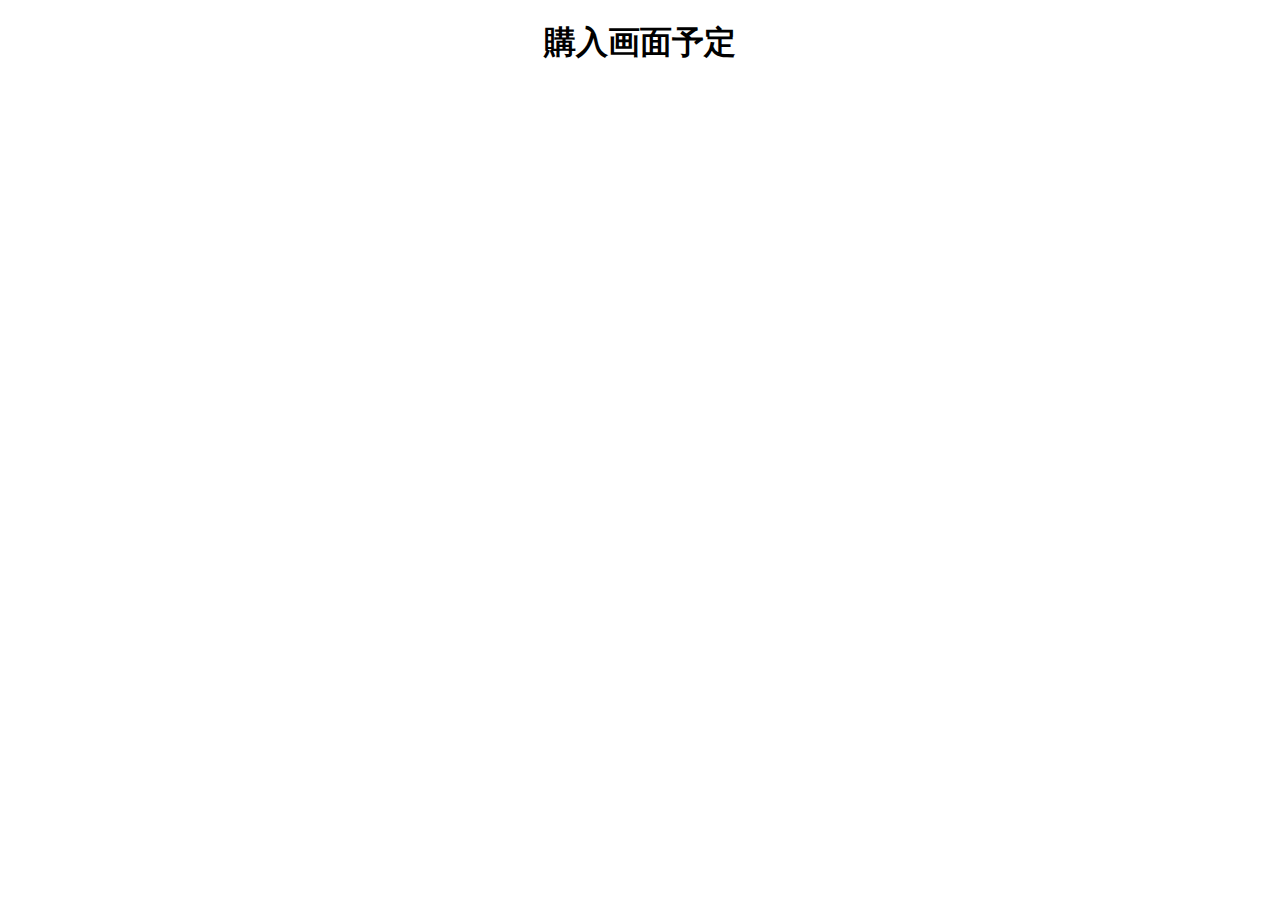
<file: projectN/html/buy.html>
<!DOCTYPE html>
<html lang="ja">
<head>
  <meta charset="UTF-8">
  <meta http-equiv="X-UA-Compatible" content="IE=edge">
  <meta name="viewport" content="width=device-width, initial-scale=1.0">
  <link rel="stylesheet" href="../css/buy.css">
  <title>購入画面予定</title>
</head>
<body>
  <h1>購入画面予定</h1>
</body>
</html>
</file>
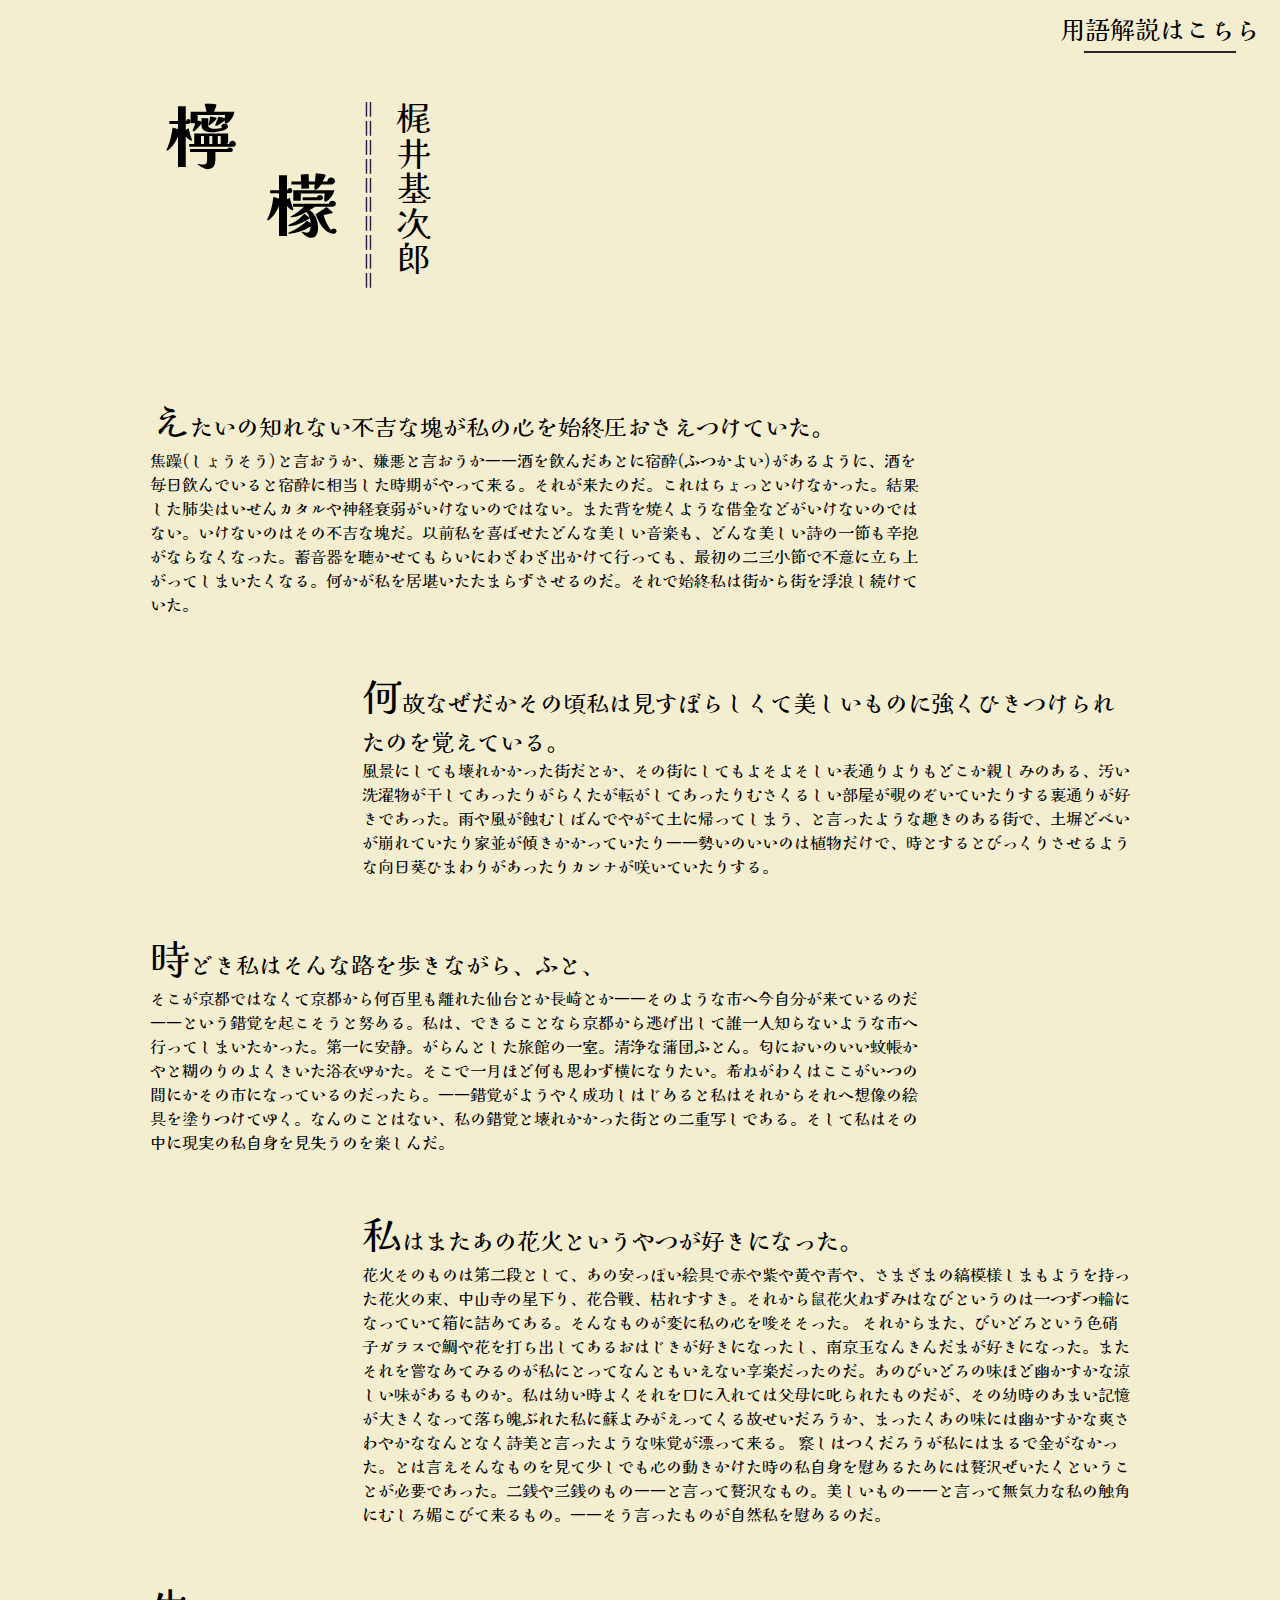
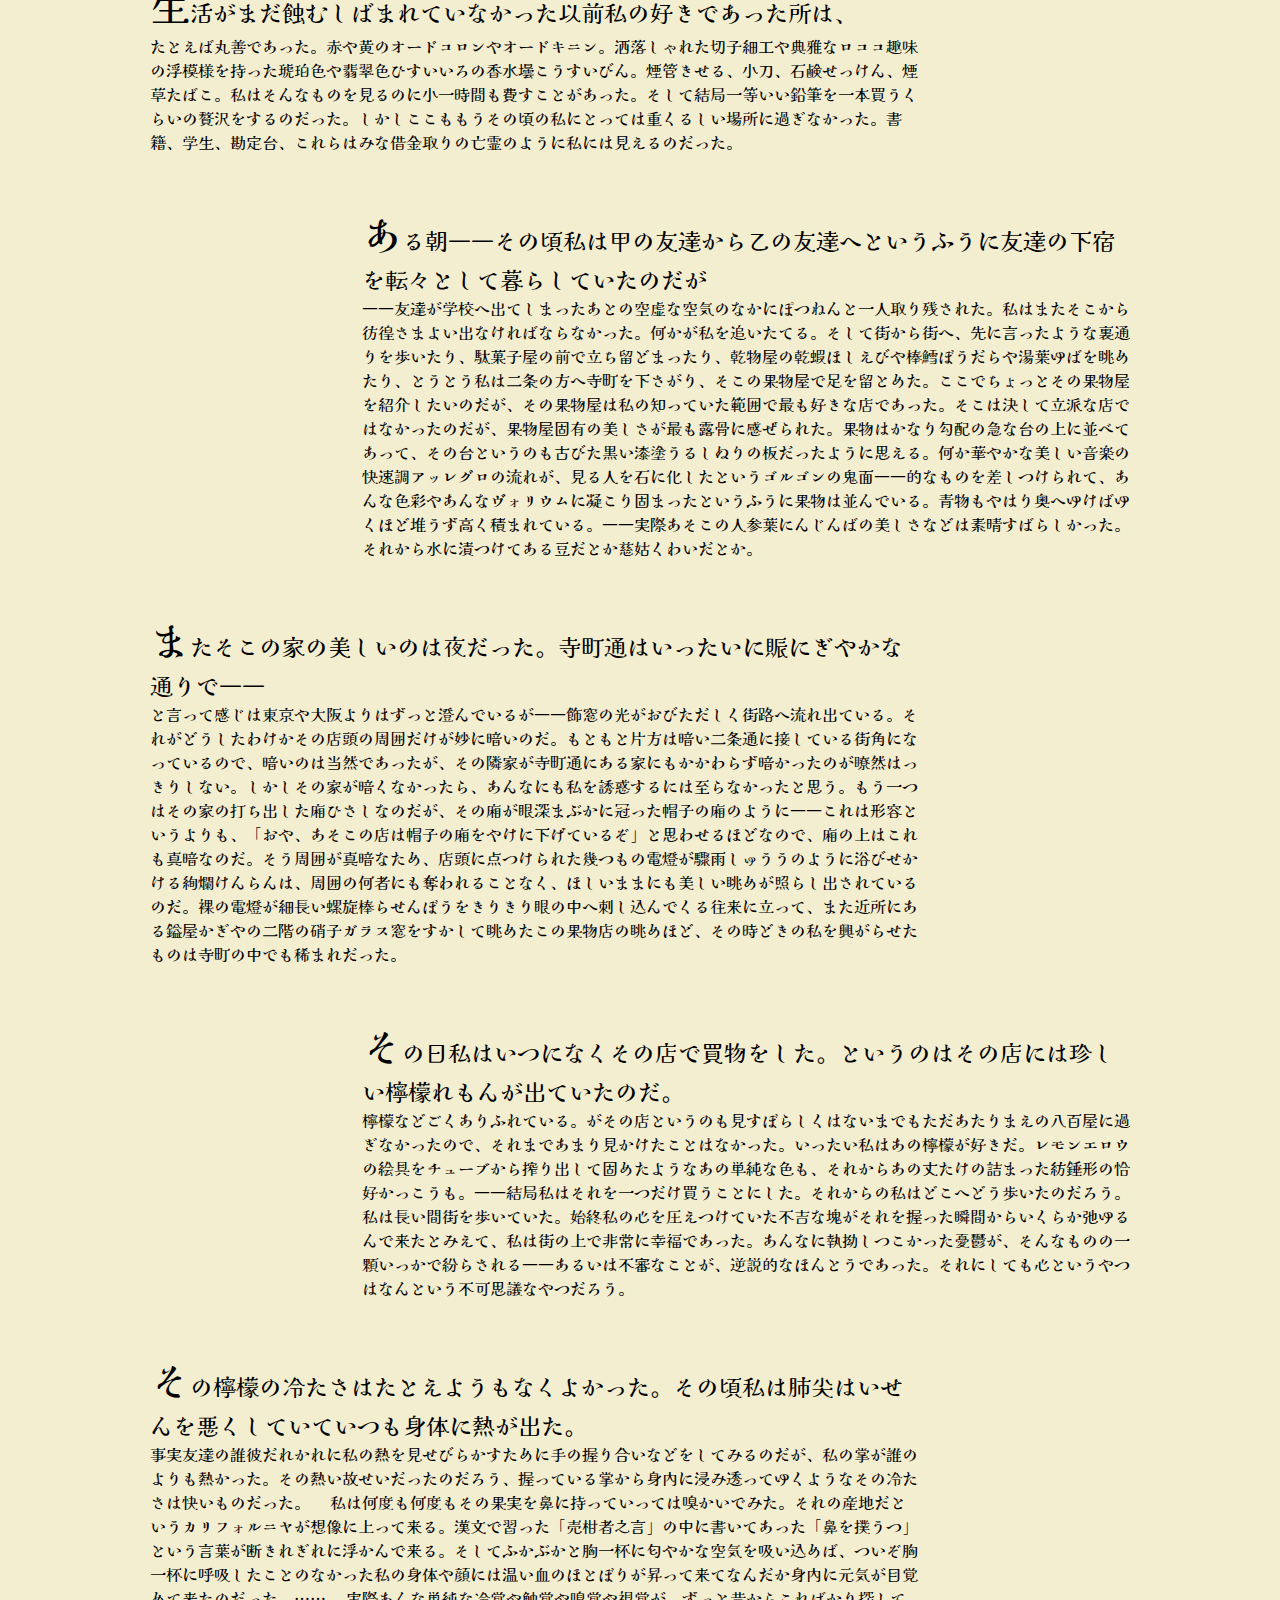
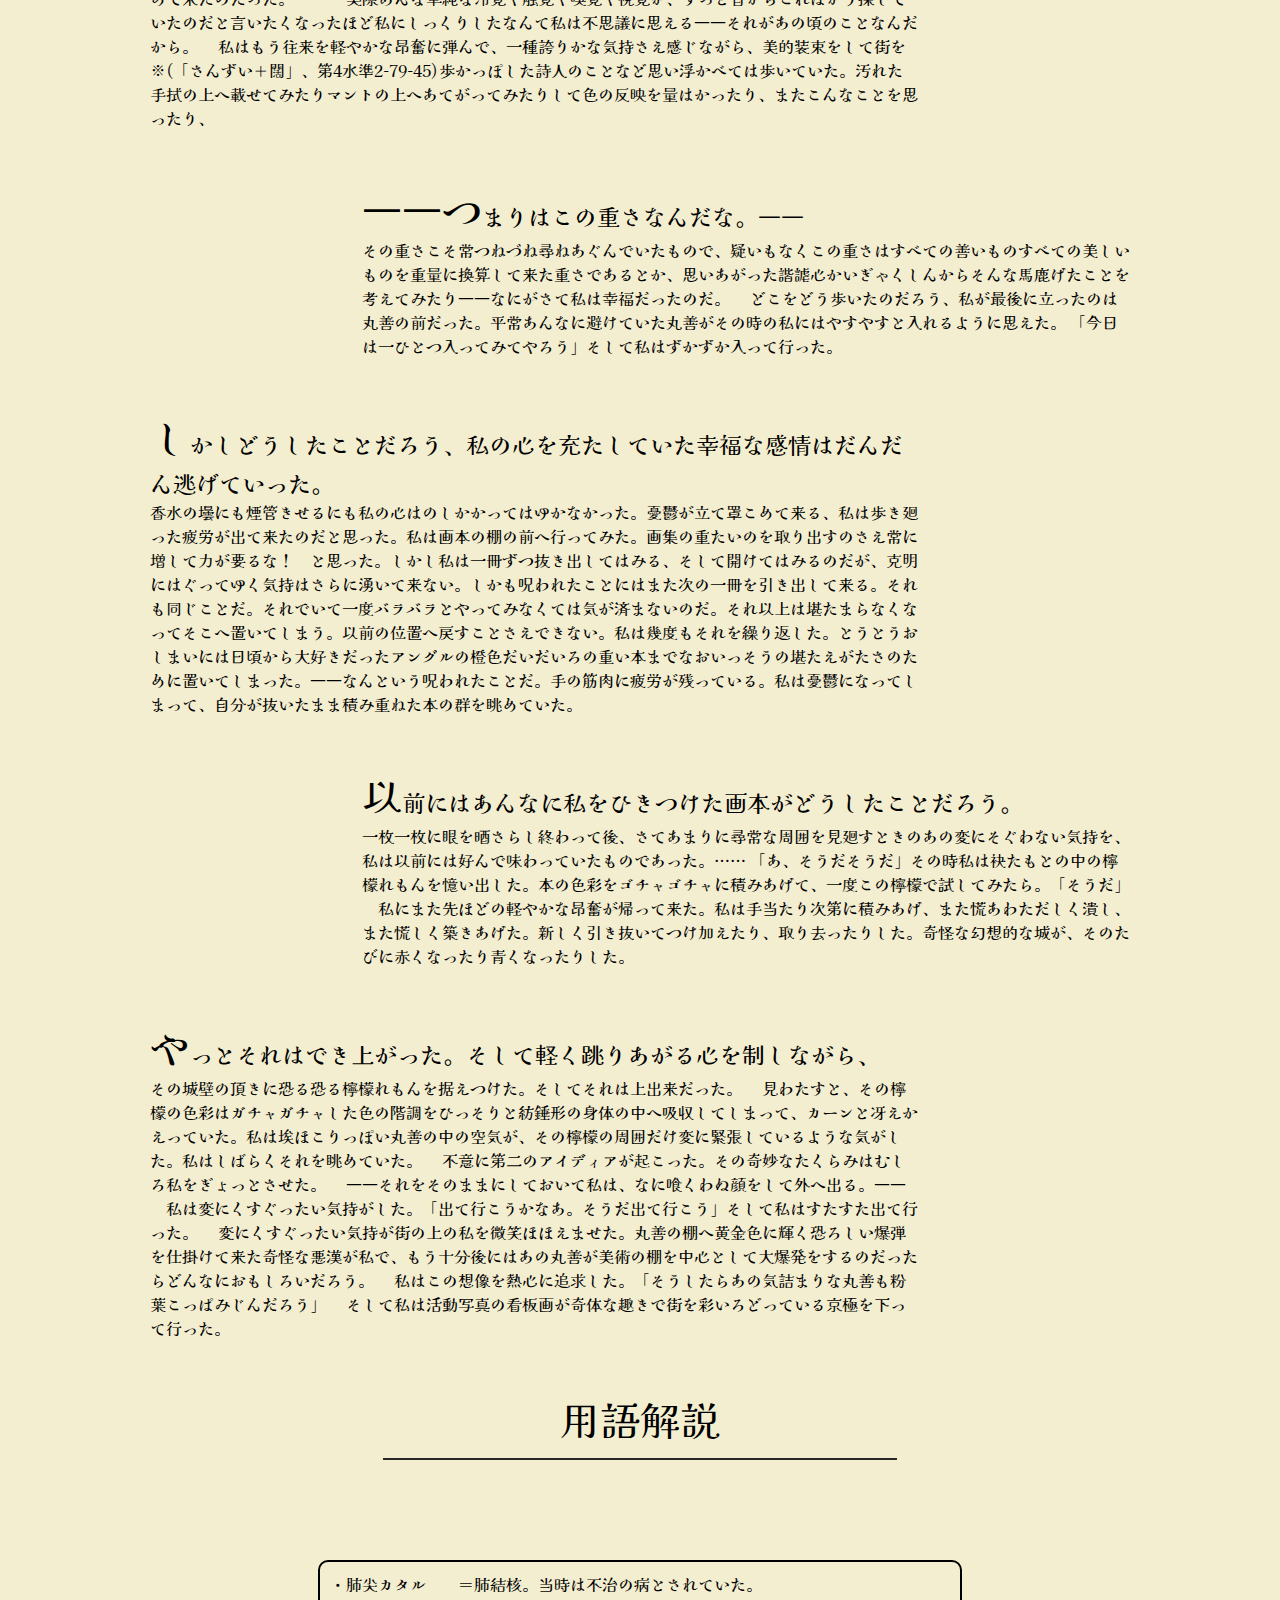
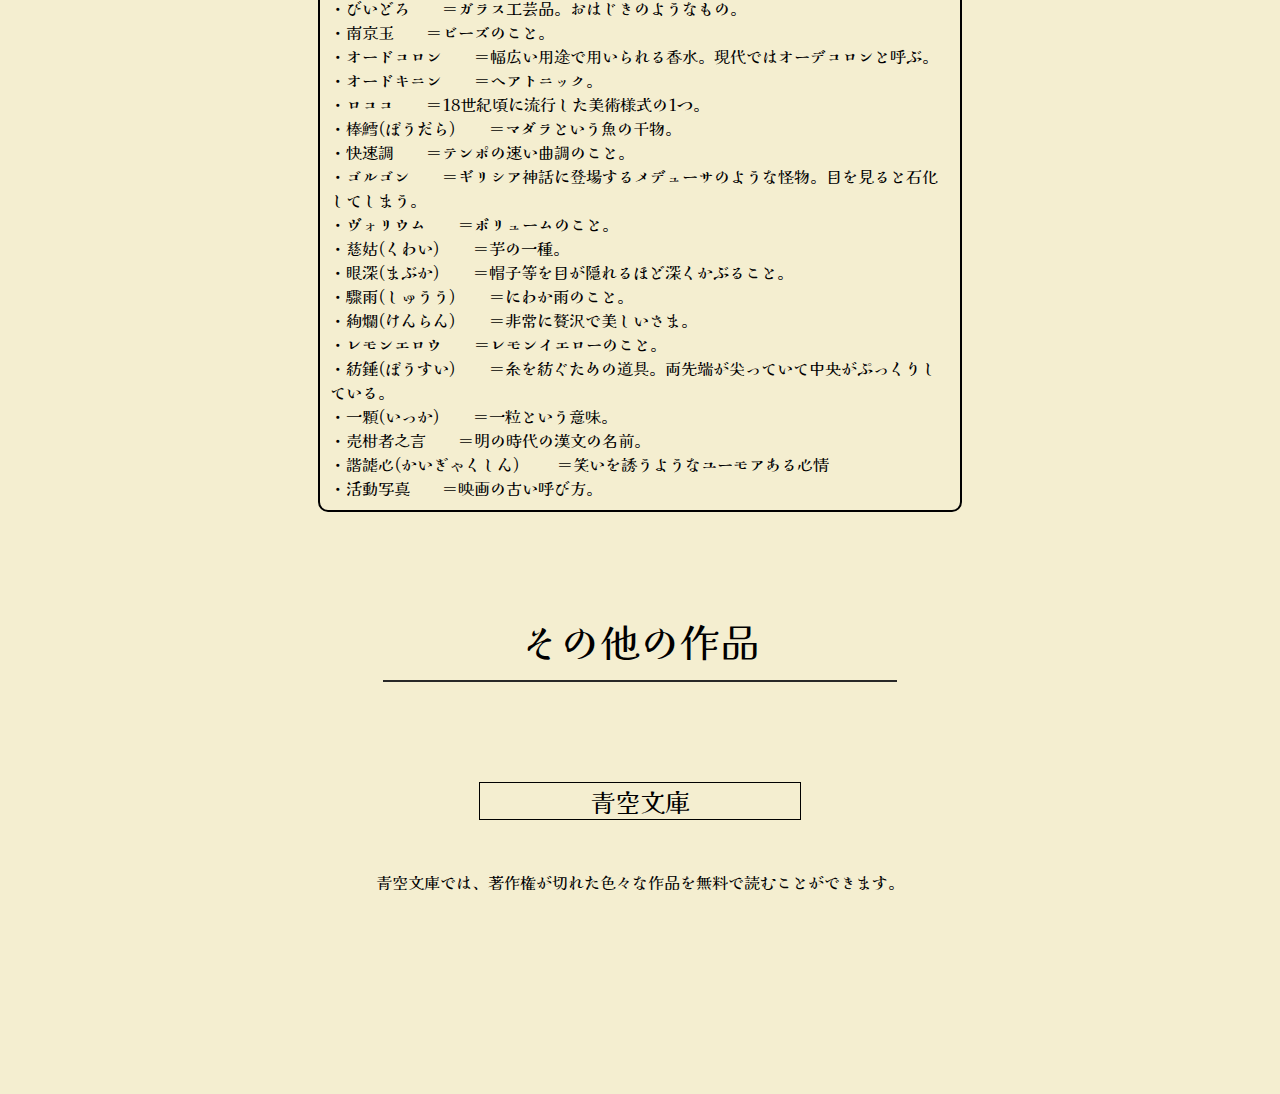
<file: projectN/html/honbun.html>
<!DOCTYPE html>
<html lang="ja">
<head>
  <meta charset="UTF-8">
  <meta http-equiv="X-UA-Compatible" content="IE=edge">
  <meta name="viewport" content="width=device-width, initial-scale=1.0">
  <link rel="preconnect" href="https://fonts.googleapis.com">
  <link rel="preconnect" href="https://fonts.gstatic.com" crossorigin>
  <link href="https://fonts.googleapis.com/css2?family=Kaisei+HarunoUmi&display=swap" rel="stylesheet">
  <link rel="stylesheet" href="../css/honbun.css">
  <title>檸檬　本文</title>
</head>
<body>
  <div class="header">
    <a href="#bun"><p>用語解説はこちら</p></a>
    <div class="line"></div>
  </div>
  <div class="main">
    <div class="title-tate">
      <h2>梶井基次郎</h2>
      <p>==========</p>
      <h1>　檬</h1>
      <h1> 檸</h1>
    </div>



    <div class="honbun">
      <div class="block1">
        <p><span id="normal"><span id="big">え</span>たいの知れない不吉な塊が私の心を始終圧おさえつけていた。</span><br>
          焦躁(しょうそう)と言おうか、嫌悪と言おうか――酒を飲んだあとに宿酔(ふつかよい)があるように、酒を毎日飲んでいると宿酔に相当した時期がやって来る。それが来たのだ。これはちょっといけなかった。結果した肺尖はいせんカタルや神経衰弱がいけないのではない。また背を焼くような借金などがいけないのではない。いけないのはその不吉な塊だ。以前私を喜ばせたどんな美しい音楽も、どんな美しい詩の一節も辛抱がならなくなった。蓄音器を聴かせてもらいにわざわざ出かけて行っても、最初の二三小節で不意に立ち上がってしまいたくなる。何かが私を居堪いたたまらずさせるのだ。それで始終私は街から街を浮浪し続けていた。</p>
      </div>
      <div class="block2">
        <p><span id="normal"><span id="big">何</span>故なぜだかその頃私は見すぼらしくて美しいものに強くひきつけられたのを覚えている。</span><br>
          風景にしても壊れかかった街だとか、その街にしてもよそよそしい表通りよりもどこか親しみのある、汚い洗濯物が干してあったりがらくたが転がしてあったりむさくるしい部屋が覗のぞいていたりする裏通りが好きであった。雨や風が蝕むしばんでやがて土に帰ってしまう、と言ったような趣きのある街で、土塀どべいが崩れていたり家並が傾きかかっていたり――勢いのいいのは植物だけで、時とするとびっくりさせるような向日葵ひまわりがあったりカンナが咲いていたりする。
        </p>
      </div>
      <div class="block1">
        <p><span id="normal"><span id="big">時</span>どき私はそんな路を歩きながら、ふと、</span><br>
          そこが京都ではなくて京都から何百里も離れた仙台とか長崎とか――そのような市へ今自分が来ているのだ――という錯覚を起こそうと努める。私は、できることなら京都から逃げ出して誰一人知らないような市へ行ってしまいたかった。第一に安静。がらんとした旅館の一室。清浄な蒲団ふとん。匂においのいい蚊帳かやと糊のりのよくきいた浴衣ゆかた。そこで一月ほど何も思わず横になりたい。希ねがわくはここがいつの間にかその市になっているのだったら。――錯覚がようやく成功しはじめると私はそれからそれへ想像の絵具を塗りつけてゆく。なんのことはない、私の錯覚と壊れかかった街との二重写しである。そして私はその中に現実の私自身を見失うのを楽しんだ。
        </p>
      </div>
      <div class="block2">
        <p><span id="normal"><span id="big">私</span>はまたあの花火というやつが好きになった。</span><br>
          花火そのものは第二段として、あの安っぽい絵具で赤や紫や黄や青や、さまざまの縞模様しまもようを持った花火の束、中山寺の星下り、花合戦、枯れすすき。それから鼠花火ねずみはなびというのは一つずつ輪になっていて箱に詰めてある。そんなものが変に私の心を唆そそった。       それからまた、びいどろという色硝子ガラスで鯛や花を打ち出してあるおはじきが好きになったし、南京玉なんきんだまが好きになった。またそれを嘗なめてみるのが私にとってなんともいえない享楽だったのだ。あのびいどろの味ほど幽かすかな涼しい味があるものか。私は幼い時よくそれを口に入れては父母に叱られたものだが、その幼時のあまい記憶が大きくなって落ち魄ぶれた私に蘇よみがえってくる故せいだろうか、まったくあの味には幽かすかな爽さわやかななんとなく詩美と言ったような味覚が漂って来る。
          察しはつくだろうが私にはまるで金がなかった。とは言えそんなものを見て少しでも心の動きかけた時の私自身を慰めるためには贅沢ぜいたくということが必要であった。二銭や三銭のもの――と言って贅沢なもの。美しいもの――と言って無気力な私の触角にむしろ媚こびて来るもの。――そう言ったものが自然私を慰めるのだ。
        </p>
      </div>
      <div class="block1">
        <p><span id="normal"><span id="big">生</span>活がまだ蝕むしばまれていなかった以前私の好きであった所は、</span><br>
          たとえば丸善であった。赤や黄のオードコロンやオードキニン。洒落しゃれた切子細工や典雅なロココ趣味の浮模様を持った琥珀色や翡翠色ひすいいろの香水壜こうすいびん。煙管きせる、小刀、石鹸せっけん、煙草たばこ。私はそんなものを見るのに小一時間も費すことがあった。そして結局一等いい鉛筆を一本買うくらいの贅沢をするのだった。しかしここももうその頃の私にとっては重くるしい場所に過ぎなかった。書籍、学生、勘定台、これらはみな借金取りの亡霊のように私には見えるのだった。
        </p>
      </div>
      <div class="block2">
        <p><span id="normal"><span id="big">あ</span>る朝――その頃私は甲の友達から乙の友達へというふうに友達の下宿を転々として暮らしていたのだが</span><br>
          ――友達が学校へ出てしまったあとの空虚な空気のなかにぽつねんと一人取り残された。私はまたそこから彷徨さまよい出なければならなかった。何かが私を追いたてる。そして街から街へ、先に言ったような裏通りを歩いたり、駄菓子屋の前で立ち留どまったり、乾物屋の乾蝦ほしえびや棒鱈ぼうだらや湯葉ゆばを眺めたり、とうとう私は二条の方へ寺町を下さがり、そこの果物屋で足を留とめた。ここでちょっとその果物屋を紹介したいのだが、その果物屋は私の知っていた範囲で最も好きな店であった。そこは決して立派な店ではなかったのだが、果物屋固有の美しさが最も露骨に感ぜられた。果物はかなり勾配の急な台の上に並べてあって、その台というのも古びた黒い漆塗うるしぬりの板だったように思える。何か華やかな美しい音楽の快速調アッレグロの流れが、見る人を石に化したというゴルゴンの鬼面――的なものを差しつけられて、あんな色彩やあんなヴォリウムに凝こり固まったというふうに果物は並んでいる。青物もやはり奥へゆけばゆくほど堆うず高く積まれている。――実際あそこの人参葉にんじんばの美しさなどは素晴すばらしかった。それから水に漬つけてある豆だとか慈姑くわいだとか。
        </p>
      </div>
      <div class="block1">
        <p><span id="normal"><span id="big">ま</span>たそこの家の美しいのは夜だった。寺町通はいったいに賑にぎやかな通りで――</span><br>
          と言って感じは東京や大阪よりはずっと澄んでいるが――飾窓の光がおびただしく街路へ流れ出ている。それがどうしたわけかその店頭の周囲だけが妙に暗いのだ。もともと片方は暗い二条通に接している街角になっているので、暗いのは当然であったが、その隣家が寺町通にある家にもかかわらず暗かったのが瞭然はっきりしない。しかしその家が暗くなかったら、あんなにも私を誘惑するには至らなかったと思う。もう一つはその家の打ち出した廂ひさしなのだが、その廂が眼深まぶかに冠った帽子の廂のように――これは形容というよりも、「おや、あそこの店は帽子の廂をやけに下げているぞ」と思わせるほどなので、廂の上はこれも真暗なのだ。そう周囲が真暗なため、店頭に点つけられた幾つもの電燈が驟雨しゅううのように浴びせかける絢爛けんらんは、周囲の何者にも奪われることなく、ほしいままにも美しい眺めが照らし出されているのだ。裸の電燈が細長い螺旋棒らせんぼうをきりきり眼の中へ刺し込んでくる往来に立って、また近所にある鎰屋かぎやの二階の硝子ガラス窓をすかして眺めたこの果物店の眺めほど、その時どきの私を興がらせたものは寺町の中でも稀まれだった。
        </p>
      </div>
      <div class="block2">
        <p><span id="normal"><span id="big">そ</span>の日私はいつになくその店で買物をした。というのはその店には珍しい檸檬れもんが出ていたのだ。</span><br>
          檸檬などごくありふれている。がその店というのも見すぼらしくはないまでもただあたりまえの八百屋に過ぎなかったので、それまであまり見かけたことはなかった。いったい私はあの檸檬が好きだ。レモンエロウの絵具をチューブから搾り出して固めたようなあの単純な色も、それからあの丈たけの詰まった紡錘形の恰好かっこうも。――結局私はそれを一つだけ買うことにした。それからの私はどこへどう歩いたのだろう。私は長い間街を歩いていた。始終私の心を圧えつけていた不吉な塊がそれを握った瞬間からいくらか弛ゆるんで来たとみえて、私は街の上で非常に幸福であった。あんなに執拗しつこかった憂鬱が、そんなものの一顆いっかで紛らされる――あるいは不審なことが、逆説的なほんとうであった。それにしても心というやつはなんという不可思議なやつだろう。
        </p>
      </div>
      <div class="block1">
        <p><span id="normal"><span id="big">そ</span>の檸檬の冷たさはたとえようもなくよかった。その頃私は肺尖はいせんを悪くしていていつも身体に熱が出た。</span><br>
          事実友達の誰彼だれかれに私の熱を見せびらかすために手の握り合いなどをしてみるのだが、私の掌が誰のよりも熱かった。その熱い故せいだったのだろう、握っている掌から身内に浸み透ってゆくようなその冷たさは快いものだった。
　私は何度も何度もその果実を鼻に持っていっては嗅かいでみた。それの産地だというカリフォルニヤが想像に上って来る。漢文で習った「売柑者之言」の中に書いてあった「鼻を撲うつ」という言葉が断きれぎれに浮かんで来る。そしてふかぶかと胸一杯に匂やかな空気を吸い込めば、ついぞ胸一杯に呼吸したことのなかった私の身体や顔には温い血のほとぼりが昇って来てなんだか身内に元気が目覚めて来たのだった。……
　実際あんな単純な冷覚や触覚や嗅覚や視覚が、ずっと昔からこればかり探していたのだと言いたくなったほど私にしっくりしたなんて私は不思議に思える――それがあの頃のことなんだから。
　私はもう往来を軽やかな昂奮に弾んで、一種誇りかな気持さえ感じながら、美的装束をして街を※(「さんずい＋闊」、第4水準2-79-45)歩かっぽした詩人のことなど思い浮かべては歩いていた。汚れた手拭の上へ載せてみたりマントの上へあてがってみたりして色の反映を量はかったり、またこんなことを思ったり、
        </p>
      </div>
      <div class="block2">
        <p><span id="normal"><span id="big">――つ</span>まりはこの重さなんだな。――</span><br>
          その重さこそ常つねづね尋ねあぐんでいたもので、疑いもなくこの重さはすべての善いものすべての美しいものを重量に換算して来た重さであるとか、思いあがった諧謔心かいぎゃくしんからそんな馬鹿げたことを考えてみたり――なにがさて私は幸福だったのだ。
　どこをどう歩いたのだろう、私が最後に立ったのは丸善の前だった。平常あんなに避けていた丸善がその時の私にはやすやすと入れるように思えた。
「今日は一ひとつ入ってみてやろう」そして私はずかずか入って行った。
        </p>
      </div>
      <div class="block1">
        <p><span id="normal"><span id="big">し</span>かしどうしたことだろう、私の心を充たしていた幸福な感情はだんだん逃げていった。</span><br>
          香水の壜にも煙管きせるにも私の心はのしかかってはゆかなかった。憂鬱が立て罩こめて来る、私は歩き廻った疲労が出て来たのだと思った。私は画本の棚の前へ行ってみた。画集の重たいのを取り出すのさえ常に増して力が要るな！　と思った。しかし私は一冊ずつ抜き出してはみる、そして開けてはみるのだが、克明にはぐってゆく気持はさらに湧いて来ない。しかも呪われたことにはまた次の一冊を引き出して来る。それも同じことだ。それでいて一度バラバラとやってみなくては気が済まないのだ。それ以上は堪たまらなくなってそこへ置いてしまう。以前の位置へ戻すことさえできない。私は幾度もそれを繰り返した。とうとうおしまいには日頃から大好きだったアングルの橙色だいだいろの重い本までなおいっそうの堪たえがたさのために置いてしまった。――なんという呪われたことだ。手の筋肉に疲労が残っている。私は憂鬱になってしまって、自分が抜いたまま積み重ねた本の群を眺めていた。
        </p>
      </div>
      <div class="block2">
        <p><span id="normal"><span id="big">以</span>前にはあんなに私をひきつけた画本がどうしたことだろう。</span><br>
          一枚一枚に眼を晒さらし終わって後、さてあまりに尋常な周囲を見廻すときのあの変にそぐわない気持を、私は以前には好んで味わっていたものであった。……
「あ、そうだそうだ」その時私は袂たもとの中の檸檬れもんを憶い出した。本の色彩をゴチャゴチャに積みあげて、一度この檸檬で試してみたら。「そうだ」
　私にまた先ほどの軽やかな昂奮が帰って来た。私は手当たり次第に積みあげ、また慌あわただしく潰し、また慌しく築きあげた。新しく引き抜いてつけ加えたり、取り去ったりした。奇怪な幻想的な城が、そのたびに赤くなったり青くなったりした。
        </p>
      </div>
      <div class="block1">
        <p><span id="normal"><span id="big">や</span>っとそれはでき上がった。そして軽く跳りあがる心を制しながら、</span><br>
          その城壁の頂きに恐る恐る檸檬れもんを据えつけた。そしてそれは上出来だった。
　見わたすと、その檸檬の色彩はガチャガチャした色の階調をひっそりと紡錘形の身体の中へ吸収してしまって、カーンと冴えかえっていた。私は埃ほこりっぽい丸善の中の空気が、その檸檬の周囲だけ変に緊張しているような気がした。私はしばらくそれを眺めていた。
　不意に第二のアイディアが起こった。その奇妙なたくらみはむしろ私をぎょっとさせた。
　――それをそのままにしておいて私は、なに喰くわぬ顔をして外へ出る。――
　私は変にくすぐったい気持がした。「出て行こうかなあ。そうだ出て行こう」そして私はすたすた出て行った。
　変にくすぐったい気持が街の上の私を微笑ほほえませた。丸善の棚へ黄金色に輝く恐ろしい爆弾を仕掛けて来た奇怪な悪漢が私で、もう十分後にはあの丸善が美術の棚を中心として大爆発をするのだったらどんなにおもしろいだろう。
　私はこの想像を熱心に追求した。「そうしたらあの気詰まりな丸善も粉葉こっぱみじんだろう」
　そして私は活動写真の看板画が奇体な趣きで街を彩いろどっている京極を下って行った。
        </p>
      </div>
    </div>




    <div class="title" id="bun">
      <p>用語解説</p>
    </div>
    <div class="line2"></div>
    <div class="main-bun">
      <div class="main-line">
        <p>・肺尖カタル　　＝肺結核。当時は不治の病とされていた。</p>
        <p>・びいどろ　　＝ガラス工芸品。おはじきのようなもの。</p>
        <p>・南京玉　　＝ビーズのこと。</p>
        <p>・オードコロン　　＝幅広い用途で用いられる香水。現代ではオーデコロンと呼ぶ。</p>
        <p>・オードキニン　　＝ヘアトニック。</p>
        <p>・ロココ　　＝18世紀頃に流行した美術様式の1つ。</p>
        <p>・棒鱈(ぼうだら)　　＝マダラという魚の干物。</p>
        <p>・快速調　　＝テンポの速い曲調のこと。</p>
       <p>・ゴルゴン　　＝ギリシア神話に登場するメデューサのような怪物。目を見ると石化してしまう。</p>
        <p>・ヴォリウム　　＝ボリュームのこと。</p>
        <p>・慈姑(くわい)　　＝芋の一種。</p>
        <p>・眼深(まぶか)　　＝帽子等を目が隠れるほど深くかぶること。</p>
        <p>・驟雨(しゅうう)　　＝にわか雨のこと。</p>
        <p>・絢爛(けんらん)　　＝非常に贅沢で美しいさま。</p>
        <p>・レモンエロウ　　＝レモンイエローのこと。</p>
        <p>・紡錘(ぼうすい)　　＝糸を紡ぐための道具。両先端が尖っていて中央がぷっくりしている。</p>
        <p>・一顆(いっか)　　＝一粒という意味。</p>
        <p>・売柑者之言　　＝明の時代の漢文の名前。</p>
        <p>・諧謔心(かいぎゃくしん) 　　＝笑いを誘うようなユーモアある心情</p>
        <p>・活動写真　　＝映画の古い呼び方。</p>
      </div>
    </div>

    <div class="title2">
      <p>その他の作品</p>
    </div>
    <div class="line2"></div>

    <div class="button">
      <p><a href="https://www.aozora.gr.jp/" target="_blank">青空文庫</a></p>
    </div>
    <div class="fotter">
        <p>青空文庫では、著作権が切れた色々な作品を無料で読むことができます。</p>
    </div>
    
  </div>
</body>
</html>
</file>
<file: projectN/css/buy.css>
h1 {
  display: flex;
  justify-content: center;
  align-items: center;
}
</file>
<file: projectN/css/honbun.css>
* {
  margin: 0;
  padding: 0;
  font-family: 'Kaisei HarunoUmi', serif;
}

body {
  background-color: #F4EED0;
}

.header {
  position: absolute;
  top: 10px;
  right: 20px;
}

.line {
  border: 1px solid;
  width: 150px;
  margin: 5px auto 100px auto;
  color: #282828;
}

.header p {
  font-size: 25px;
  color: black;
}

.header a {
  text-decoration: none;
}

.title-tate {
  -ms-writing-mode: tb-rl;
  writing-mode: vertical-rl;
  margin: 100px auto 0 150px;
}

.title-tate h1 {
  font-size: 70px;
}

.title-tate h2 {
  font-size: 35px;
  font-weight: normal;
}

.title-tate p {
  font-size: 25px;
}

.title {
  text-align: center;
}

.honbun {
  margin-top: 100px;
}

.block1 {
  width: 60%;
  margin: 0 auto 50px 150px;
}

.block2 {
  width: 60%;
  margin: 0 150px 50px auto;
}

#normal {
  font-size: 23px;
}

#big {
  font-size: 40px;
}

.title p {
  font-size: 40px;
}

.line2 {
  border: 1px solid;
  width: 40%;
  margin: 10px auto 100px auto;
  color: #282828;
}

.main-bun {
  margin: auto;
  width: 50%;
  border: 2px solid;
  border-radius: 10px;
}

.main-line {
  margin: 10px;
}

.title2 p {
  font-size: 40px;
  margin: 100px 0 0 0;
  text-align: center;
}

.line2 {
  border: 1px solid;
  width: 40%;
  margin: 10px auto 100px auto;
  color: #282828;
}

.button {
  margin: 30px 0 50px 0;
  text-align: center;
}

.button p:hover {
  background-color: #9DBDAE;
}

.button p {
  margin: auto;
  width: 25%;
  font-size: 25px;
  border: 1px solid;
  transition: .3s;
}

.button a {
  color: black;
  text-decoration: none;
}

.fotter {
  text-align: center;
  margin: 0 0 200px 0;
}
</file>
